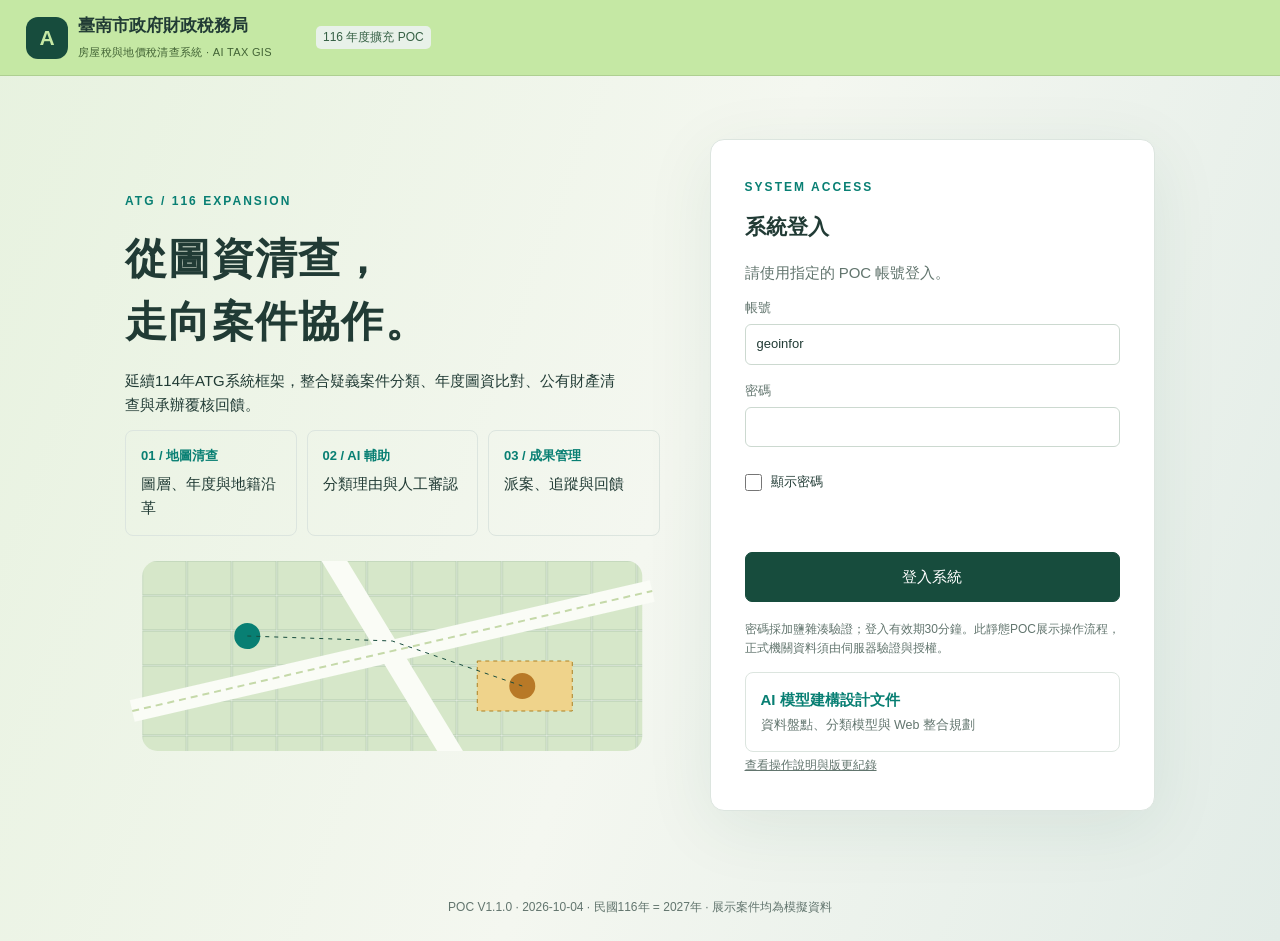
<file: index.html>
<!doctype html><html lang="zh-Hant"><head><meta charset="utf-8"><meta name="viewport" content="width=device-width,initial-scale=1"><meta name="referrer" content="no-referrer"><title>116 ATG 系統登入 · V1.1.0</title><link rel="stylesheet" href="styles.css"><script src="auth.js" defer></script><script src="login.js" defer></script></head><body class="loginbody"><header class="topbar"><div class="brand"><div class="brandmark">A</div><div><strong>臺南市政府財政稅務局</strong><small>房屋稅與地價稅清查系統 · AI TAX GIS</small></div></div><span class="badge">116 年度擴充 POC</span></header><main class="loginlayout"><section class="loginintro"><div class="eyebrow">ATG / 116 EXPANSION</div><h1>從圖資清查，<br>走向案件協作。</h1><p>延續114年ATG系統框架，整合疑義案件分類、年度圖資比對、公有財產清查與承辦覆核回饋。</p><div class="steps"><div class="step"><b>01 / 地圖清查</b>圖層、年度與地籍沿革</div><div class="step"><b>02 / AI 輔助</b>分類理由與人工審認</div><div class="step"><b>03 / 成果管理</b>派案、追蹤與回饋</div></div><svg class="loginart" viewBox="0 0 500 190" aria-label="清查圖資示意"><defs><pattern id="grid" width="45" height="35" patternUnits="userSpaceOnUse"><rect width="44" height="34" fill="#d6e7c9" stroke="#b4ccb1"/></pattern></defs><rect width="500" height="190" rx="15" fill="url(#grid)"/><path d="M-10 150L510 30M180-20L320 210" stroke="#fafcf6" stroke-width="22"/><path d="M-10 150L510 30" stroke="#c5d9a9" stroke-width="2" stroke-dasharray="7 5"/><rect x="335" y="100" width="95" height="50" fill="#efd38b" stroke="#ad8023" stroke-dasharray="4"/><circle cx="105" cy="75" r="13" fill="#087f73"/><circle cx="380" cy="125" r="13" fill="#b87927"/><path d="M105 75L250 80L380 125" stroke="#174c3d" fill="none" stroke-dasharray="4 5"/></svg></section><section class="loginpanel"><span class="eyebrow">SYSTEM ACCESS</span><h2 style="margin-top:12px">系統登入</h2><p class="muted">請使用指定的 POC 帳號登入。</p><form id="loginForm"><label>帳號<input id="username" name="username" autocomplete="username" value="geoinfor" required></label><label>密碼<input id="password" name="password" type="password" autocomplete="current-password" required maxlength="128"></label><label class="layercheck"><input id="showPassword" type="checkbox">顯示密碼</label><div id="loginError" class="error" role="alert" aria-live="polite"></div><button class="primary" type="submit" id="loginBtn">登入系統</button></form><p class="help" style="margin-top:18px">密碼採加鹽雜湊驗證；登入有效期30分鐘。此靜態POC展示操作流程，正式機關資料須由伺服器驗證與授權。</p><a class="doclink" href="AI模型建構設計.html"><strong>AI 模型建構設計文件</strong><small>資料盤點、分類模型與 Web 整合規劃</small></a><a href="版本與交付說明.html" class="help">查看操作說明與版更紀錄</a></section></main><footer class="loginfooter">POC V1.1.0 · 2026-10-04 · 民國116年 = 2027年 · 展示案件均為模擬資料</footer></body></html>
</file>
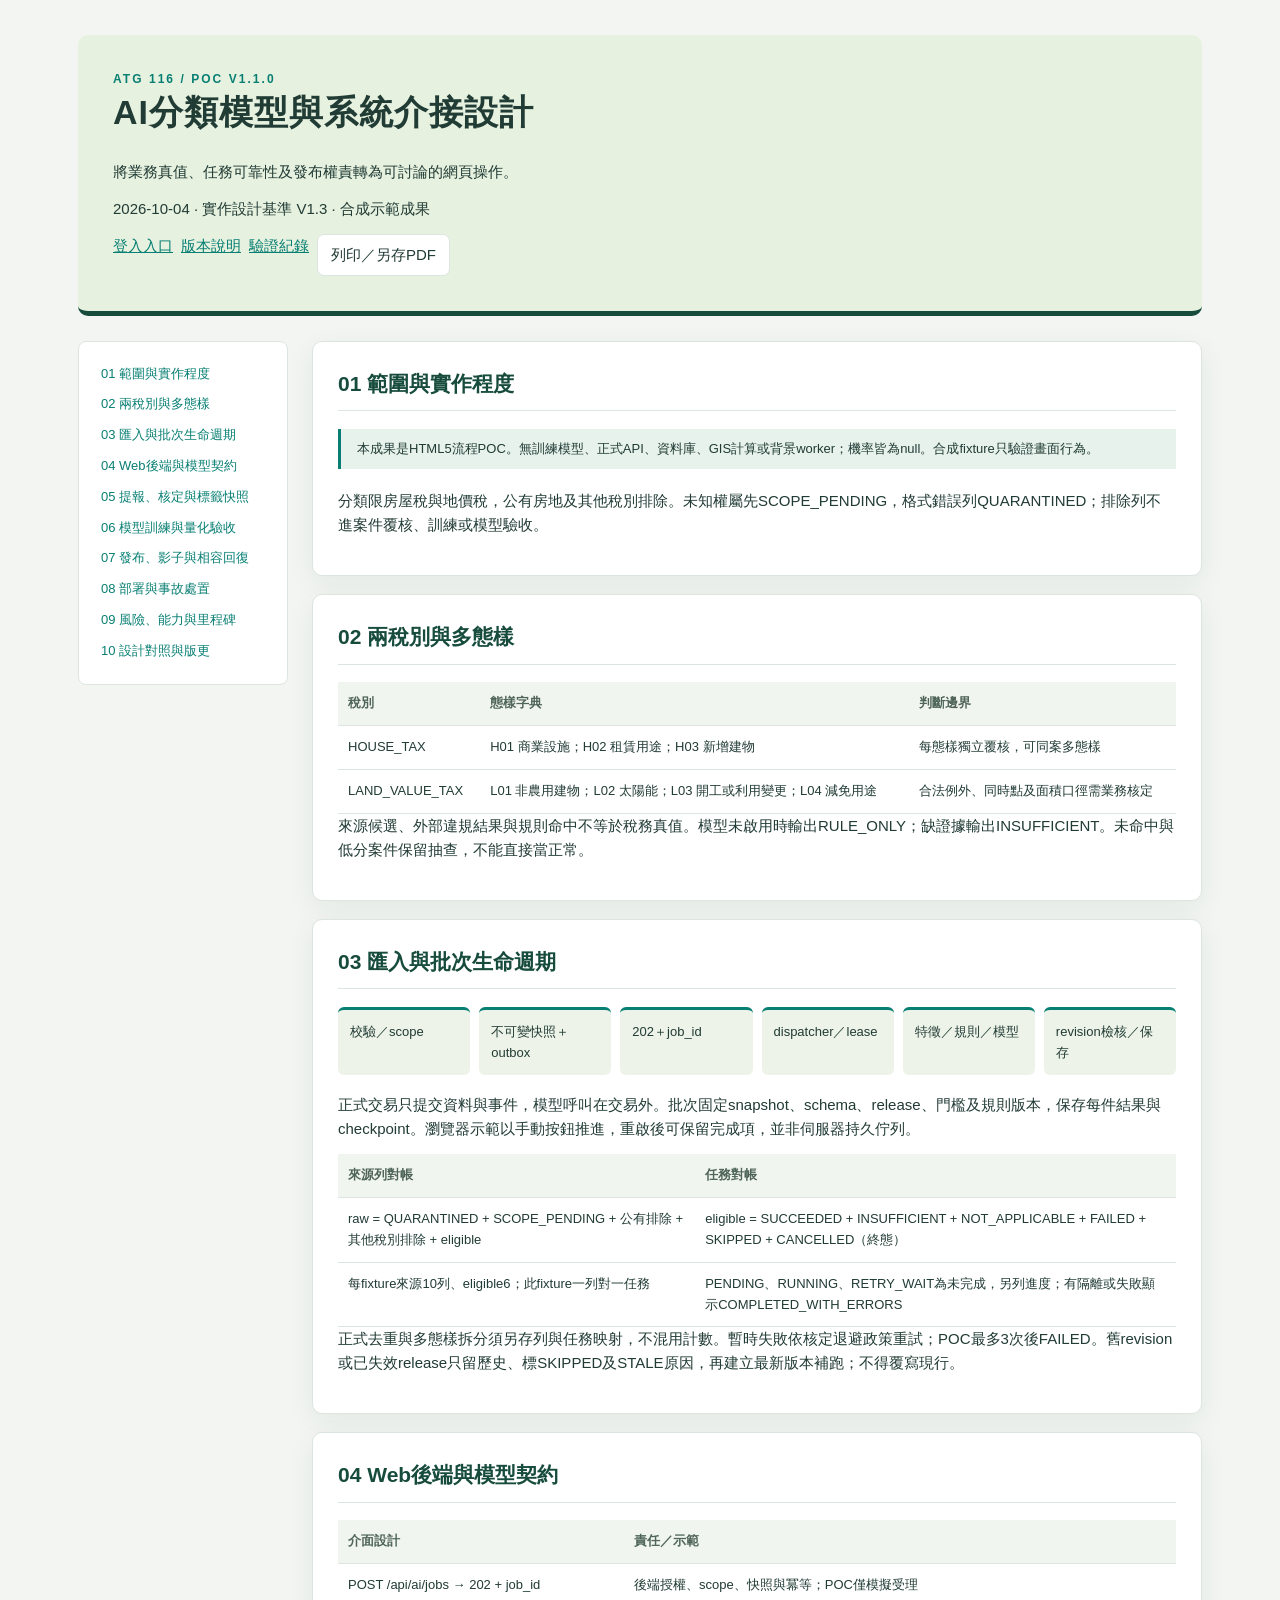
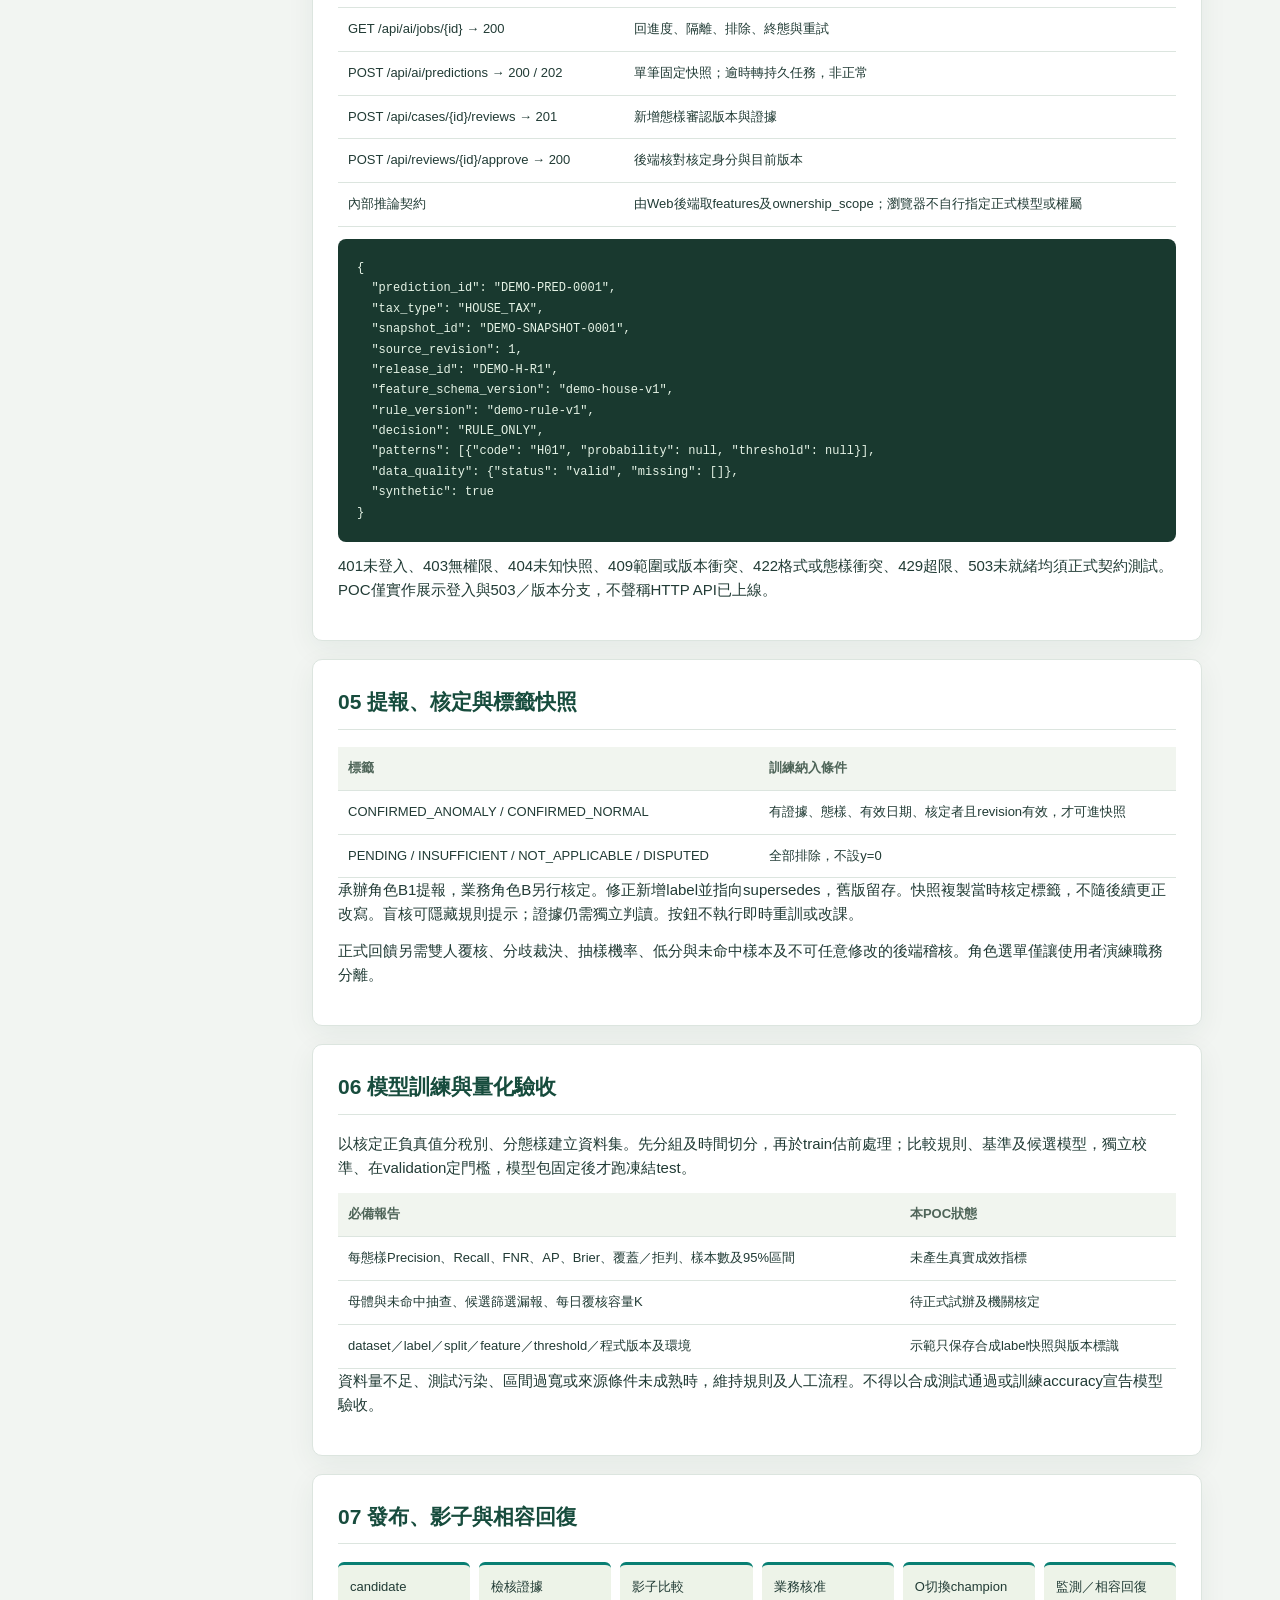
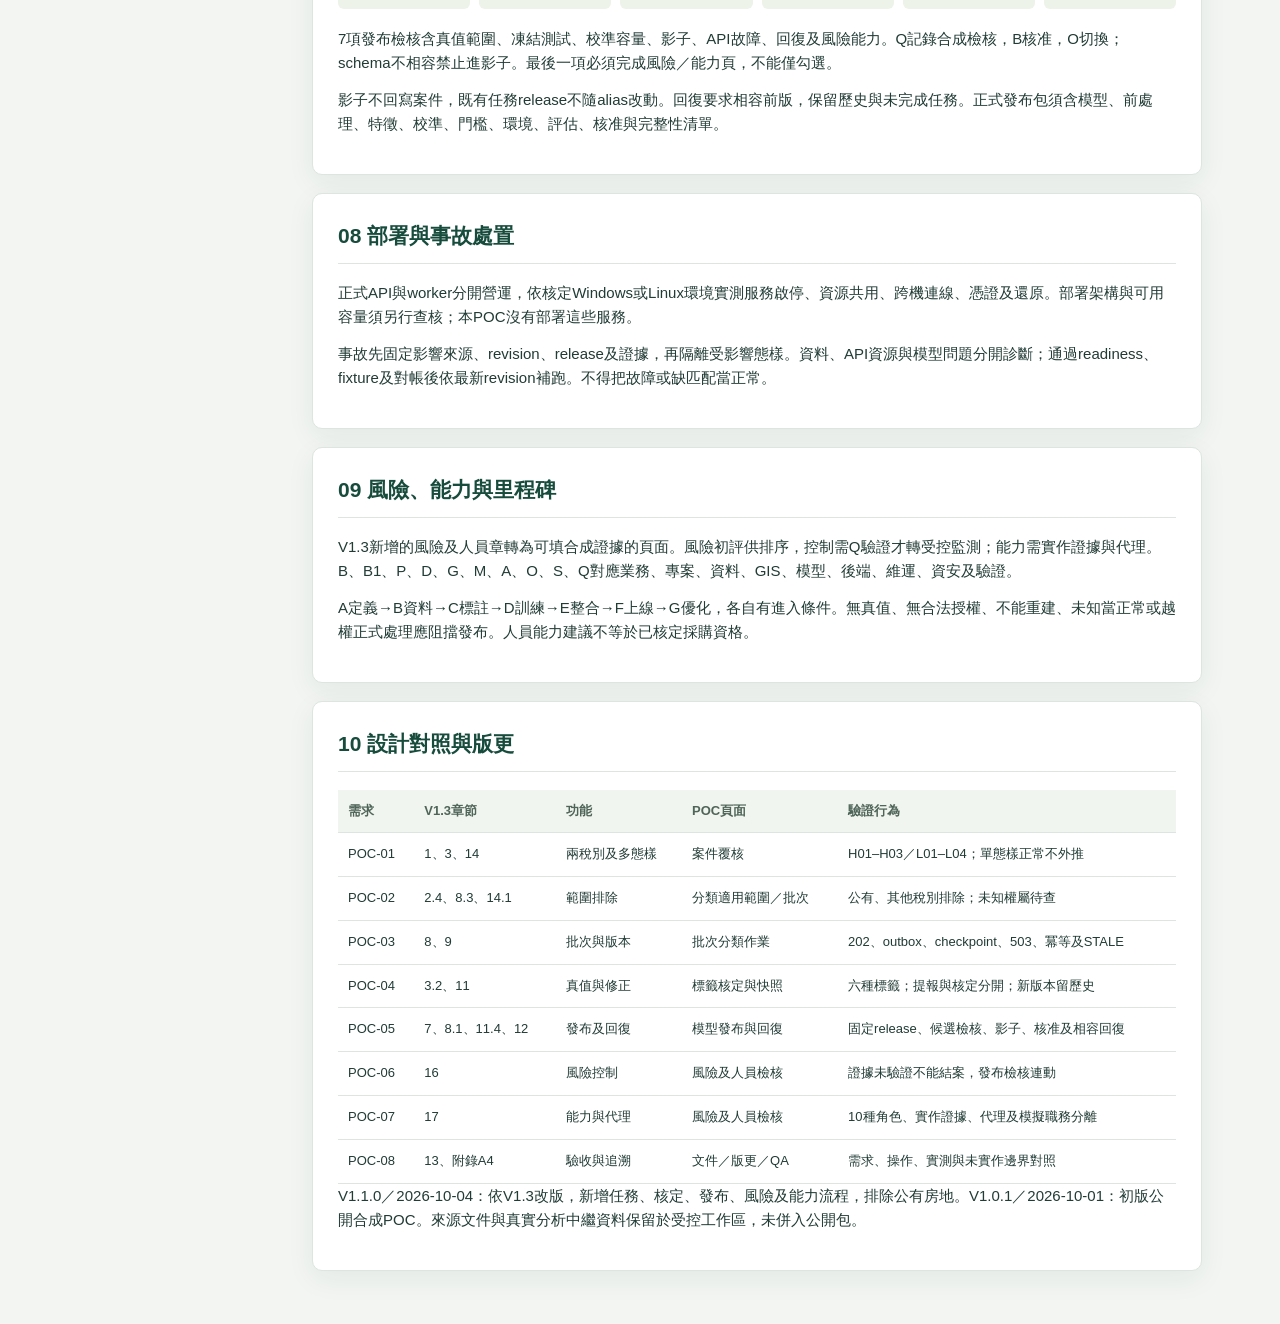
<file: AI模型建構設計.html>
<!doctype html><html lang="zh-Hant"><head><meta charset="utf-8"><meta name="viewport" content="width=device-width,initial-scale=1"><meta name="referrer" content="no-referrer"><title>AI分類模型與系統介接設計 · V1.1.0</title><link rel="stylesheet" href="styles.css"></head><body><div class="doc"><header class="doccover"><div class="eyebrow">ATG 116 / POC V1.1.0</div><h1>AI分類模型與系統介接設計</h1><p>將業務真值、任務可靠性及發布權責轉為可討論的網頁操作。</p><p>2026-10-04 · 實作設計基準 V1.3 · 合成示範成果</p><div class="actions"><a href="index.html">登入入口</a><a href="版本與交付說明.html">版本說明</a><a href="驗證紀錄.html">驗證紀錄</a><button onclick="window.print()">列印／另存PDF</button></div></header><div class="doclayout"><nav class="docnav"><a href="#boundary">01 範圍與實作程度</a><a href="#patterns">02 兩稅別與多態樣</a><a href="#jobs">03 匯入與批次生命週期</a><a href="#api">04 Web後端與模型契約</a><a href="#labels">05 提報、核定與標籤快照</a><a href="#evaluation">06 模型訓練與量化驗收</a><a href="#release">07 發布、影子與相容回復</a><a href="#operations">08 部署與事故處置</a><a href="#risk">09 風險、能力與里程碑</a><a href="#trace">10 設計對照與版更</a></nav><article class="docsection"><section class="panel" id="boundary"><h2>01 範圍與實作程度</h2><div class="notice">本成果是HTML5流程POC。無訓練模型、正式API、資料庫、GIS計算或背景worker；機率皆為null。合成fixture只驗證畫面行為。</div><p>分類限房屋稅與地價稅，公有房地及其他稅別排除。未知權屬先SCOPE_PENDING，格式錯誤列QUARANTINED；排除列不進案件覆核、訓練或模型驗收。</p></section><section class="panel" id="patterns"><h2>02 兩稅別與多態樣</h2><div class="tablewrap"><table><thead><tr><th>稅別</th><th>態樣字典</th><th>判斷邊界</th></tr></thead><tbody><tr><td>HOUSE_TAX</td><td>H01 商業設施；H02 租賃用途；H03 新增建物</td><td>每態樣獨立覆核，可同案多態樣</td></tr><tr><td>LAND_VALUE_TAX</td><td>L01 非農用建物；L02 太陽能；L03 開工或利用變更；L04 減免用途</td><td>合法例外、同時點及面積口徑需業務核定</td></tr></tbody></table></div><p>來源候選、外部違規結果與規則命中不等於稅務真值。模型未啟用時輸出RULE_ONLY；缺證據輸出INSUFFICIENT。未命中與低分案件保留抽查，不能直接當正常。</p></section><section class="panel" id="jobs"><h2>03 匯入與批次生命週期</h2><div class="flow"><span>校驗／scope</span><span>不可變快照＋outbox</span><span>202＋job_id</span><span>dispatcher／lease</span><span>特徵／規則／模型</span><span>revision檢核／保存</span></div><p style="margin-top:18px">正式交易只提交資料與事件，模型呼叫在交易外。批次固定snapshot、schema、release、門檻及規則版本，保存每件結果與checkpoint。瀏覽器示範以手動按鈕推進，重啟後可保留完成項，並非伺服器持久佇列。</p><div class="tablewrap"><table><thead><tr><th>來源列對帳</th><th>任務對帳</th></tr></thead><tbody><tr><td>raw = QUARANTINED + SCOPE_PENDING + 公有排除 + 其他稅別排除 + eligible</td><td>eligible = SUCCEEDED + INSUFFICIENT + NOT_APPLICABLE + FAILED + SKIPPED + CANCELLED（終態）</td></tr><tr><td>每fixture來源10列、eligible6；此fixture一列對一任務</td><td>PENDING、RUNNING、RETRY_WAIT為未完成，另列進度；有隔離或失敗顯示COMPLETED_WITH_ERRORS</td></tr></tbody></table></div><p>正式去重與多態樣拆分須另存列與任務映射，不混用計數。暫時失敗依核定退避政策重試；POC最多3次後FAILED。舊revision或已失效release只留歷史、標SKIPPED及STALE原因，再建立最新版本補跑；不得覆寫現行。</p></section><section class="panel" id="api"><h2>04 Web後端與模型契約</h2><div class="tablewrap"><table><thead><tr><th>介面設計</th><th>責任／示範</th></tr></thead><tbody><tr><td>POST /api/ai/jobs → 202 + job_id</td><td>後端授權、scope、快照與冪等；POC僅模擬受理</td></tr><tr><td>GET /api/ai/jobs/{id} → 200</td><td>回進度、隔離、排除、終態與重試</td></tr><tr><td>POST /api/ai/predictions → 200 / 202</td><td>單筆固定快照；逾時轉持久任務，非正常</td></tr><tr><td>POST /api/cases/{id}/reviews → 201</td><td>新增態樣審認版本與證據</td></tr><tr><td>POST /api/reviews/{id}/approve → 200</td><td>後端核對核定身分與目前版本</td></tr><tr><td>內部推論契約</td><td>由Web後端取features及ownership_scope；瀏覽器不自行指定正式模型或權屬</td></tr></tbody></table></div><pre>{
  "prediction_id": "DEMO-PRED-0001",
  "tax_type": "HOUSE_TAX",
  "snapshot_id": "DEMO-SNAPSHOT-0001",
  "source_revision": 1,
  "release_id": "DEMO-H-R1",
  "feature_schema_version": "demo-house-v1",
  "rule_version": "demo-rule-v1",
  "decision": "RULE_ONLY",
  "patterns": [{"code": "H01", "probability": null, "threshold": null}],
  "data_quality": {"status": "valid", "missing": []},
  "synthetic": true
}</pre><p>401未登入、403無權限、404未知快照、409範圍或版本衝突、422格式或態樣衝突、429超限、503未就緒均須正式契約測試。POC僅實作展示登入與503／版本分支，不聲稱HTTP API已上線。</p></section><section class="panel" id="labels"><h2>05 提報、核定與標籤快照</h2><div class="tablewrap"><table><thead><tr><th>標籤</th><th>訓練納入條件</th></tr></thead><tbody><tr><td>CONFIRMED_ANOMALY / CONFIRMED_NORMAL</td><td>有證據、態樣、有效日期、核定者且revision有效，才可進快照</td></tr><tr><td>PENDING / INSUFFICIENT / NOT_APPLICABLE / DISPUTED</td><td>全部排除，不設y=0</td></tr></tbody></table></div><p>承辦角色B1提報，業務角色B另行核定。修正新增label並指向supersedes，舊版留存。快照複製當時核定標籤，不隨後續更正改寫。盲核可隱藏規則提示；證據仍需獨立判讀。按鈕不執行即時重訓或改課。</p><p>正式回饋另需雙人覆核、分歧裁決、抽樣機率、低分與未命中樣本及不可任意修改的後端稽核。角色選單僅讓使用者演練職務分離。</p></section><section class="panel" id="evaluation"><h2>06 模型訓練與量化驗收</h2><p>以核定正負真值分稅別、分態樣建立資料集。先分組及時間切分，再於train估前處理；比較規則、基準及候選模型，獨立校準、在validation定門檻，模型包固定後才跑凍結test。</p><div class="tablewrap"><table><thead><tr><th>必備報告</th><th>本POC狀態</th></tr></thead><tbody><tr><td>每態樣Precision、Recall、FNR、AP、Brier、覆蓋／拒判、樣本數及95%區間</td><td>未產生真實成效指標</td></tr><tr><td>母體與未命中抽查、候選篩選漏報、每日覆核容量K</td><td>待正式試辦及機關核定</td></tr><tr><td>dataset／label／split／feature／threshold／程式版本及環境</td><td>示範只保存合成label快照與版本標識</td></tr></tbody></table></div><p>資料量不足、測試污染、區間過寬或來源條件未成熟時，維持規則及人工流程。不得以合成測試通過或訓練accuracy宣告模型驗收。</p></section><section class="panel" id="release"><h2>07 發布、影子與相容回復</h2><div class="flow"><span>candidate</span><span>檢核證據</span><span>影子比較</span><span>業務核准</span><span>O切換champion</span><span>監測／相容回復</span></div><p style="margin-top:18px">7項發布檢核含真值範圍、凍結測試、校準容量、影子、API故障、回復及風險能力。Q記錄合成檢核，B核准，O切換；schema不相容禁止進影子。最後一項必須完成風險／能力頁，不能僅勾選。</p><p>影子不回寫案件，既有任務release不隨alias改動。回復要求相容前版，保留歷史與未完成任務。正式發布包須含模型、前處理、特徵、校準、門檻、環境、評估、核准與完整性清單。</p></section><section class="panel" id="operations"><h2>08 部署與事故處置</h2><p>正式API與worker分開營運，依核定Windows或Linux環境實測服務啟停、資源共用、跨機連線、憑證及還原。部署架構與可用容量須另行查核；本POC沒有部署這些服務。</p><p>事故先固定影響來源、revision、release及證據，再隔離受影響態樣。資料、API資源與模型問題分開診斷；通過readiness、fixture及對帳後依最新revision補跑。不得把故障或缺匹配當正常。</p></section><section class="panel" id="risk"><h2>09 風險、能力與里程碑</h2><p>V1.3新增的風險及人員章轉為可填合成證據的頁面。風險初評供排序，控制需Q驗證才轉受控監測；能力需實作證據與代理。B、B1、P、D、G、M、A、O、S、Q對應業務、專案、資料、GIS、模型、後端、維運、資安及驗證。</p><p>A定義→B資料→C標註→D訓練→E整合→F上線→G優化，各自有進入條件。無真值、無合法授權、不能重建、未知當正常或越權正式處理應阻擋發布。人員能力建議不等於已核定採購資格。</p></section><section class="panel" id="trace"><h2>10 設計對照與版更</h2><div class="tablewrap"><table><thead><tr><th>需求</th><th>V1.3章節</th><th>功能</th><th>POC頁面</th><th>驗證行為</th></tr></thead><tbody><tr><td>POC-01</td><td>1、3、14</td><td>兩稅別及多態樣</td><td>案件覆核</td><td>H01–H03／L01–L04；單態樣正常不外推</td></tr><tr><td>POC-02</td><td>2.4、8.3、14.1</td><td>範圍排除</td><td>分類適用範圍／批次</td><td>公有、其他稅別排除；未知權屬待查</td></tr><tr><td>POC-03</td><td>8、9</td><td>批次與版本</td><td>批次分類作業</td><td>202、outbox、checkpoint、503、冪等及STALE</td></tr><tr><td>POC-04</td><td>3.2、11</td><td>真值與修正</td><td>標籤核定與快照</td><td>六種標籤；提報與核定分開；新版本留歷史</td></tr><tr><td>POC-05</td><td>7、8.1、11.4、12</td><td>發布及回復</td><td>模型發布與回復</td><td>固定release、候選檢核、影子、核准及相容回復</td></tr><tr><td>POC-06</td><td>16</td><td>風險控制</td><td>風險及人員檢核</td><td>證據未驗證不能結案，發布檢核連動</td></tr><tr><td>POC-07</td><td>17</td><td>能力與代理</td><td>風險及人員檢核</td><td>10種角色、實作證據、代理及模擬職務分離</td></tr><tr><td>POC-08</td><td>13、附錄A4</td><td>驗收與追溯</td><td>文件／版更／QA</td><td>需求、操作、實測與未實作邊界對照</td></tr></tbody></table></div><p>V1.1.0／2026-10-04：依V1.3改版，新增任務、核定、發布、風險及能力流程，排除公有房地。V1.0.1／2026-10-01：初版公開合成POC。來源文件與真實分析中繼資料保留於受控工作區，未併入公開包。</p></section></article></div></div></body></html>
</file>
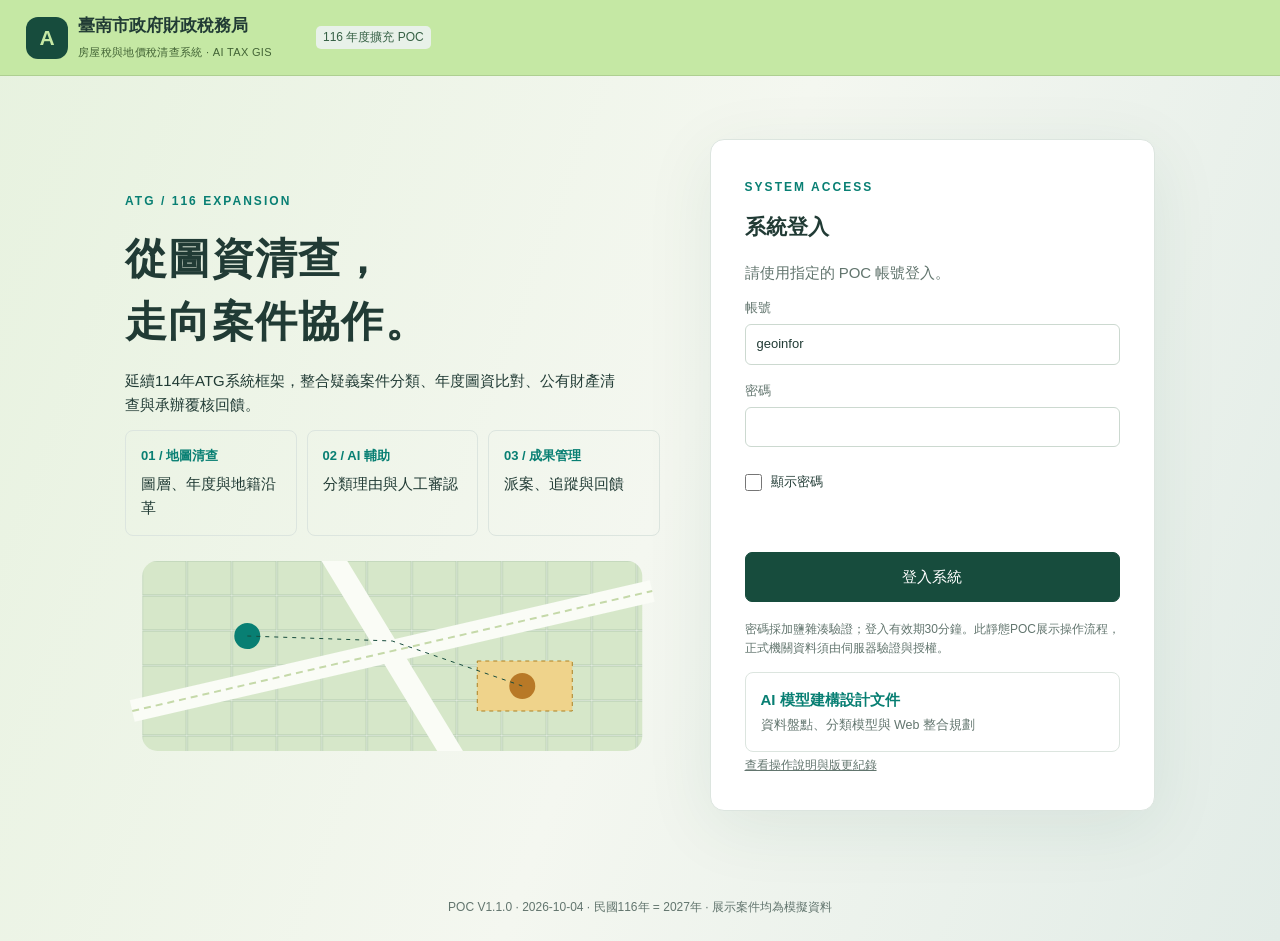
<file: app.html>
<!doctype html><html lang="zh-Hant"><head><meta charset="utf-8"><meta name="viewport" content="width=device-width,initial-scale=1"><meta name="referrer" content="no-referrer"><title>116 ATG 智慧清查工作台 · V1.1.0</title><link rel="stylesheet" href="styles.css"><script src="auth.js"></script><script>if(!ATGAuth.requireLogin())document.documentElement.hidden=true;</script><script src="data.js" defer></script><script src="lifecycle.js" defer></script><script src="app.js" defer></script></head><body><header class="topbar"><div class="brand"><div class="brandmark">A</div><div><strong>房屋稅與地價稅清查系統</strong><small>臺南市政府財政稅務局 · ATG 116</small></div></div><nav class="toplinks" aria-label="既有系統模組"><button data-page="map">地圖清查</button><button data-page="data">圖資檔案管理</button><button data-page="governance">後台管理</button></nav><div class="account"><span class="badge">POC V1.1.0</span><span class="username">geoinfor</span><button id="logout">登出</button></div></header><div class="shell"><nav class="sidebar" aria-label="工作台功能"><div class="eyebrow">清查作業</div><button data-page="dashboard">總覽與最新消息</button><button data-page="map">地圖清查</button><button data-page="cases">AI 疑義案件</button><button data-page="projects">專案派送與回饋</button><button data-page="jobs">批次分類作業</button><button data-page="labeling">標籤核定與快照</button><div class="eyebrow">資料與治理</div><button data-page="data">資料更新與品質</button><button data-page="assistant">智慧查詢助手</button><button data-page="release">模型發布與回復</button><button data-page="risks">風險及人員檢核</button><button data-page="property">分類適用範圍</button><button data-page="governance">操作稽核紀錄</button><button data-page="versions">文件與版本紀錄</button><footer>實作設計對照 V1.3<br>POC成果 V1.1.0<br><br>離線示範模式<br>不連線正式稅籍或AI服務</footer></nav><main id="workspace" tabindex="-1"></main></div><dialog id="caseDialog" aria-label="案件覆核"><button class="close" id="closeDialog" aria-label="關閉案件">✕</button><div id="caseDetail"></div></dialog><div id="toast" class="toast hidden" role="status" aria-live="polite"></div></body></html>
</file>
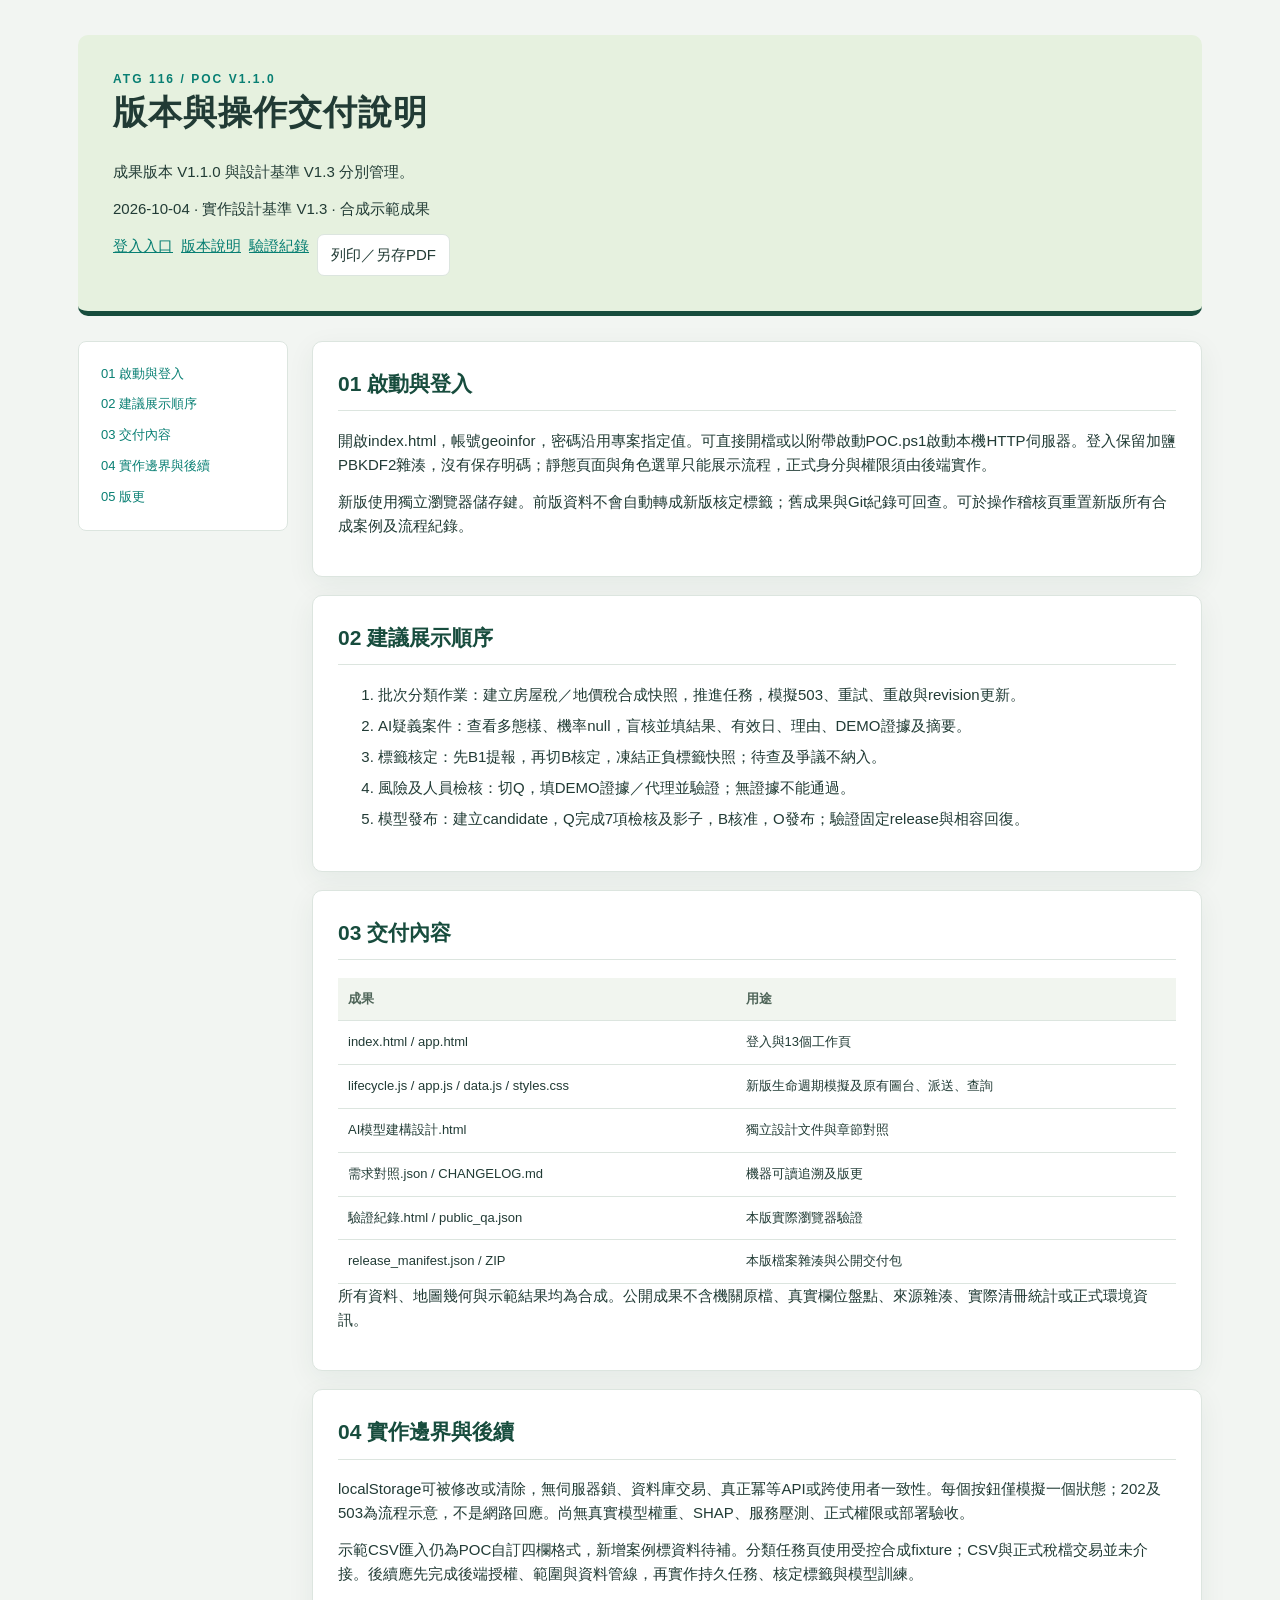
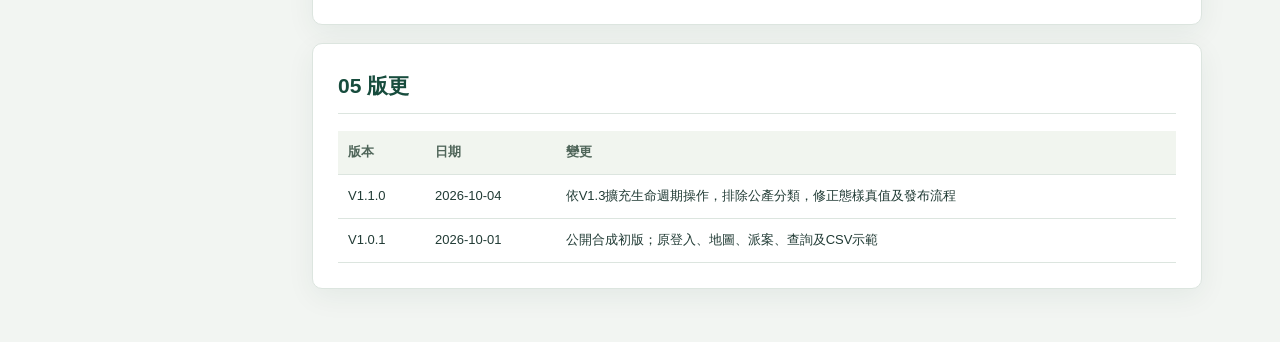
<file: 版本與交付說明.html>
<!doctype html><html lang="zh-Hant"><head><meta charset="utf-8"><meta name="viewport" content="width=device-width,initial-scale=1"><meta name="referrer" content="no-referrer"><title>版本與操作交付說明 · V1.1.0</title><link rel="stylesheet" href="styles.css"></head><body><div class="doc"><header class="doccover"><div class="eyebrow">ATG 116 / POC V1.1.0</div><h1>版本與操作交付說明</h1><p>成果版本 V1.1.0 與設計基準 V1.3 分別管理。</p><p>2026-10-04 · 實作設計基準 V1.3 · 合成示範成果</p><div class="actions"><a href="index.html">登入入口</a><a href="版本與交付說明.html">版本說明</a><a href="驗證紀錄.html">驗證紀錄</a><button onclick="window.print()">列印／另存PDF</button></div></header><div class="doclayout"><nav class="docnav"><a href="#start">01 啟動與登入</a><a href="#walk">02 建議展示順序</a><a href="#files">03 交付內容</a><a href="#limits">04 實作邊界與後續</a><a href="#changes">05 版更</a></nav><article class="docsection"><section class="panel" id="start"><h2>01 啟動與登入</h2><p>開啟index.html，帳號geoinfor，密碼沿用專案指定值。可直接開檔或以附帶啟動POC.ps1啟動本機HTTP伺服器。登入保留加鹽PBKDF2雜湊，沒有保存明碼；靜態頁面與角色選單只能展示流程，正式身分與權限須由後端實作。</p><p>新版使用獨立瀏覽器儲存鍵。前版資料不會自動轉成新版核定標籤；舊成果與Git紀錄可回查。可於操作稽核頁重置新版所有合成案例及流程紀錄。</p></section><section class="panel" id="walk"><h2>02 建議展示順序</h2><ol><li>批次分類作業：建立房屋稅／地價稅合成快照，推進任務，模擬503、重試、重啟與revision更新。</li><li>AI疑義案件：查看多態樣、機率null，盲核並填結果、有效日、理由、DEMO證據及摘要。</li><li>標籤核定：先B1提報，再切B核定，凍結正負標籤快照；待查及爭議不納入。</li><li>風險及人員檢核：切Q，填DEMO證據／代理並驗證；無證據不能通過。</li><li>模型發布：建立candidate，Q完成7項檢核及影子，B核准，O發布；驗證固定release與相容回復。</li></ol></section><section class="panel" id="files"><h2>03 交付內容</h2><div class="tablewrap"><table><thead><tr><th>成果</th><th>用途</th></tr></thead><tbody><tr><td>index.html / app.html</td><td>登入與13個工作頁</td></tr><tr><td>lifecycle.js / app.js / data.js / styles.css</td><td>新版生命週期模擬及原有圖台、派送、查詢</td></tr><tr><td>AI模型建構設計.html</td><td>獨立設計文件與章節對照</td></tr><tr><td>需求對照.json / CHANGELOG.md</td><td>機器可讀追溯及版更</td></tr><tr><td>驗證紀錄.html / public_qa.json</td><td>本版實際瀏覽器驗證</td></tr><tr><td>release_manifest.json / ZIP</td><td>本版檔案雜湊與公開交付包</td></tr></tbody></table></div><p>所有資料、地圖幾何與示範結果均為合成。公開成果不含機關原檔、真實欄位盤點、來源雜湊、實際清冊統計或正式環境資訊。</p></section><section class="panel" id="limits"><h2>04 實作邊界與後續</h2><p>localStorage可被修改或清除，無伺服器鎖、資料庫交易、真正冪等API或跨使用者一致性。每個按鈕僅模擬一個狀態；202及503為流程示意，不是網路回應。尚無真實模型權重、SHAP、服務壓測、正式權限或部署驗收。</p><p>示範CSV匯入仍為POC自訂四欄格式，新增案例標資料待補。分類任務頁使用受控合成fixture；CSV與正式稅檔交易並未介接。後續應先完成後端授權、範圍與資料管線，再實作持久任務、核定標籤與模型訓練。</p></section><section class="panel" id="changes"><h2>05 版更</h2><div class="tablewrap"><table><thead><tr><th>版本</th><th>日期</th><th>變更</th></tr></thead><tbody><tr><td>V1.1.0</td><td>2026-10-04</td><td>依V1.3擴充生命週期操作，排除公產分類，修正態樣真值及發布流程</td></tr><tr><td>V1.0.1</td><td>2026-10-01</td><td>公開合成初版；原登入、地圖、派案、查詢及CSV示範</td></tr></tbody></table></div></section></article></div></div></body></html>
</file>
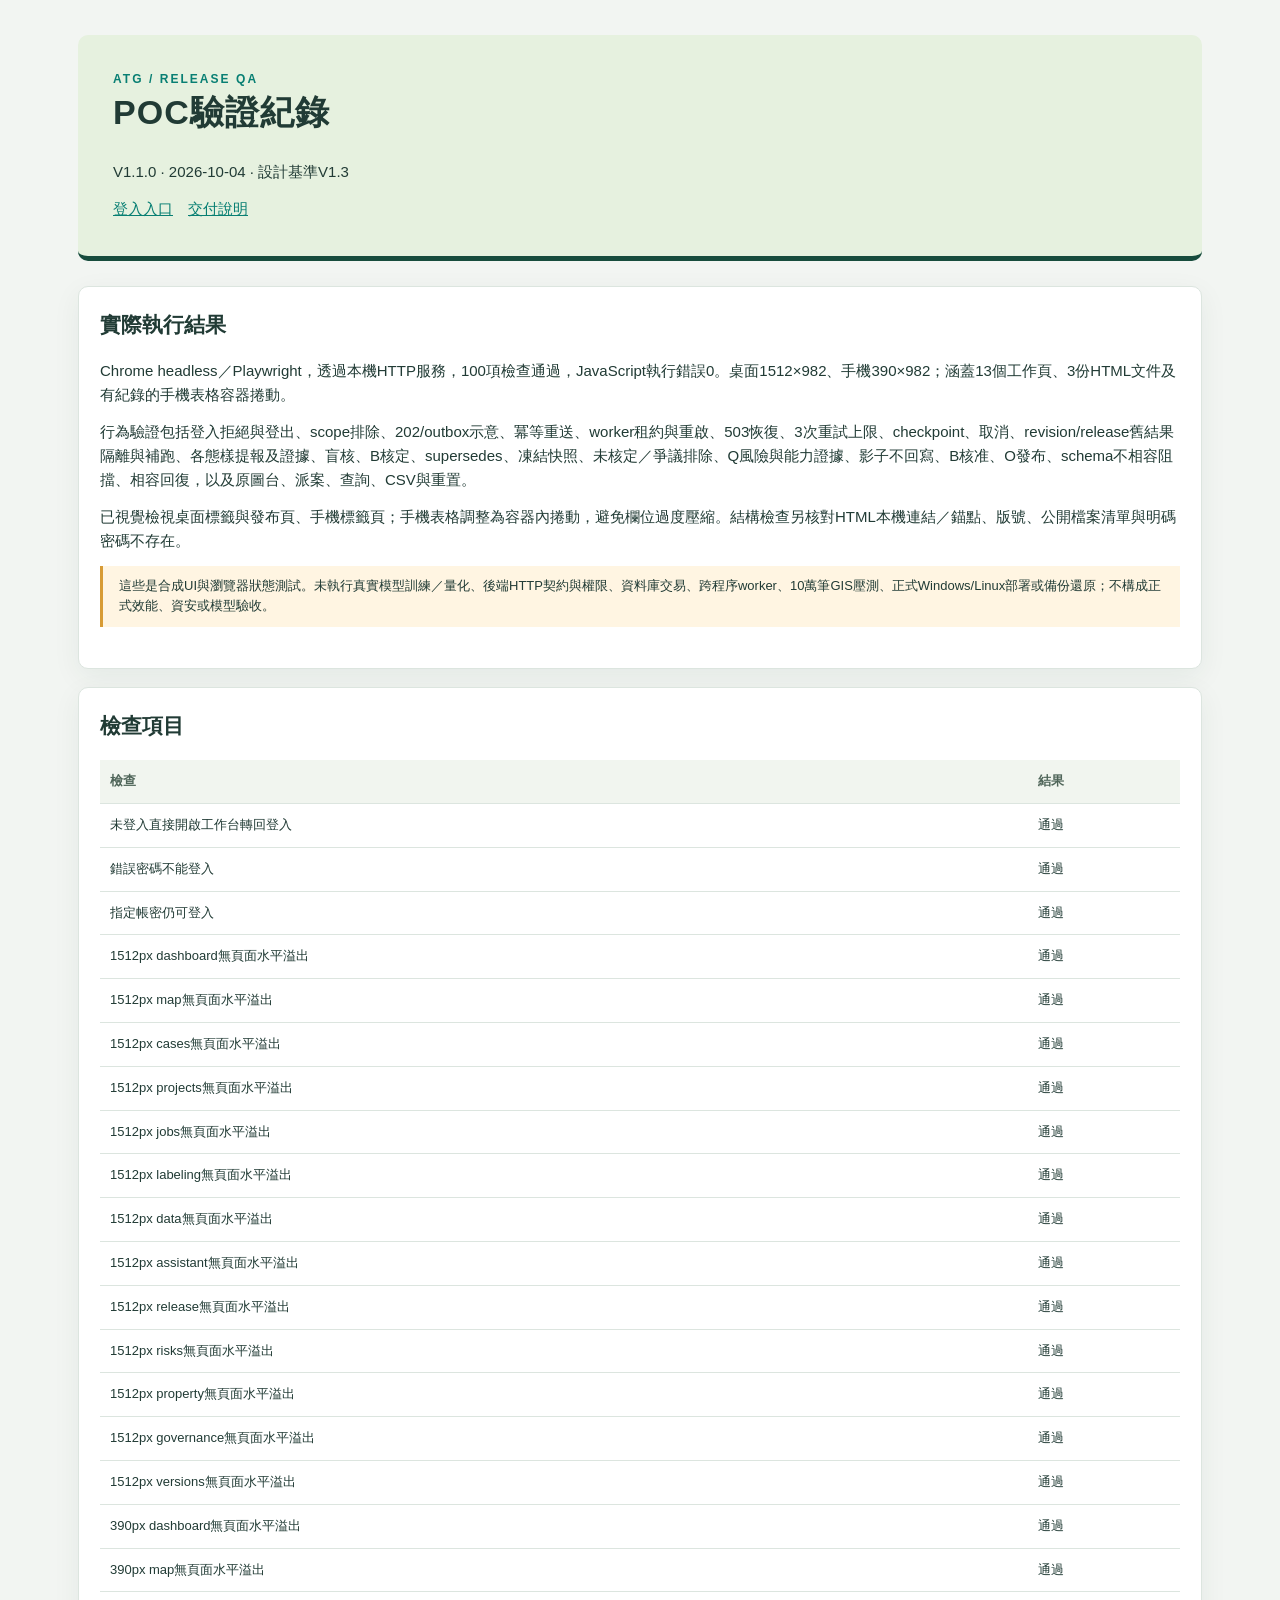
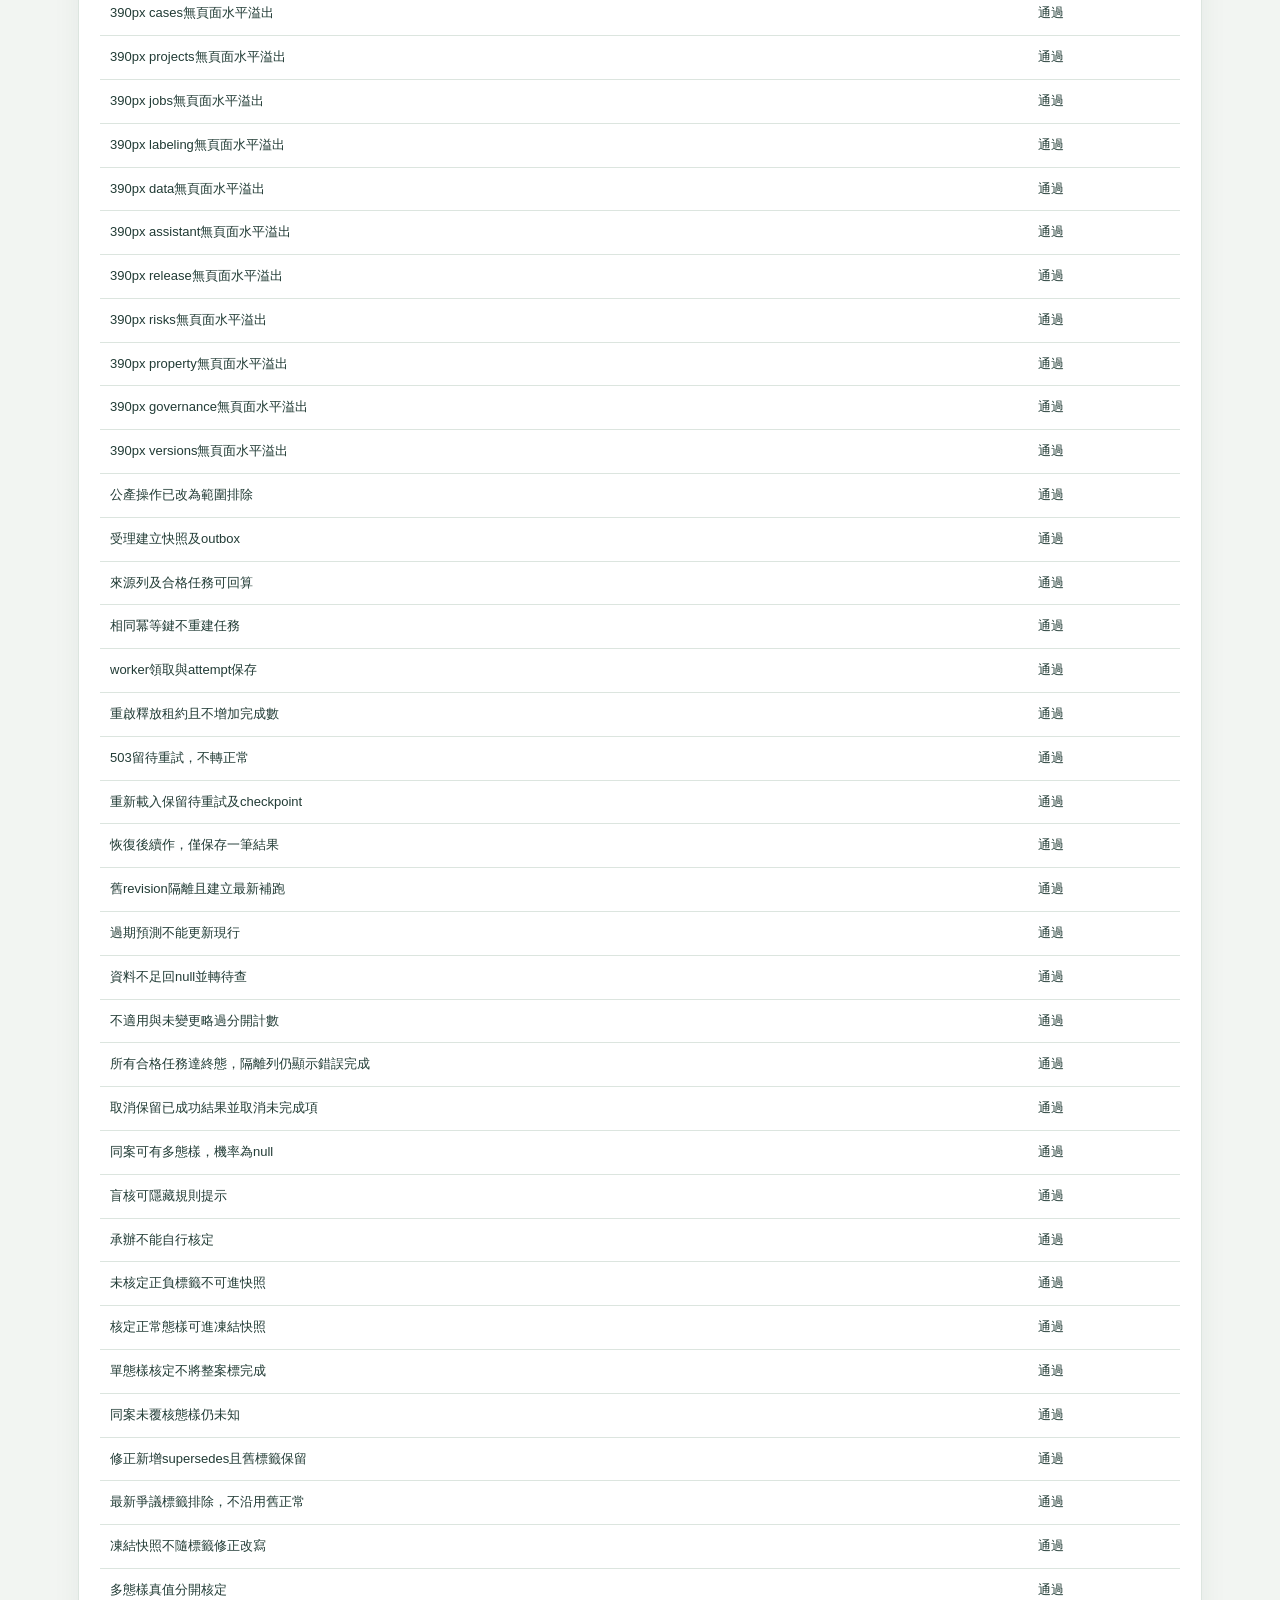
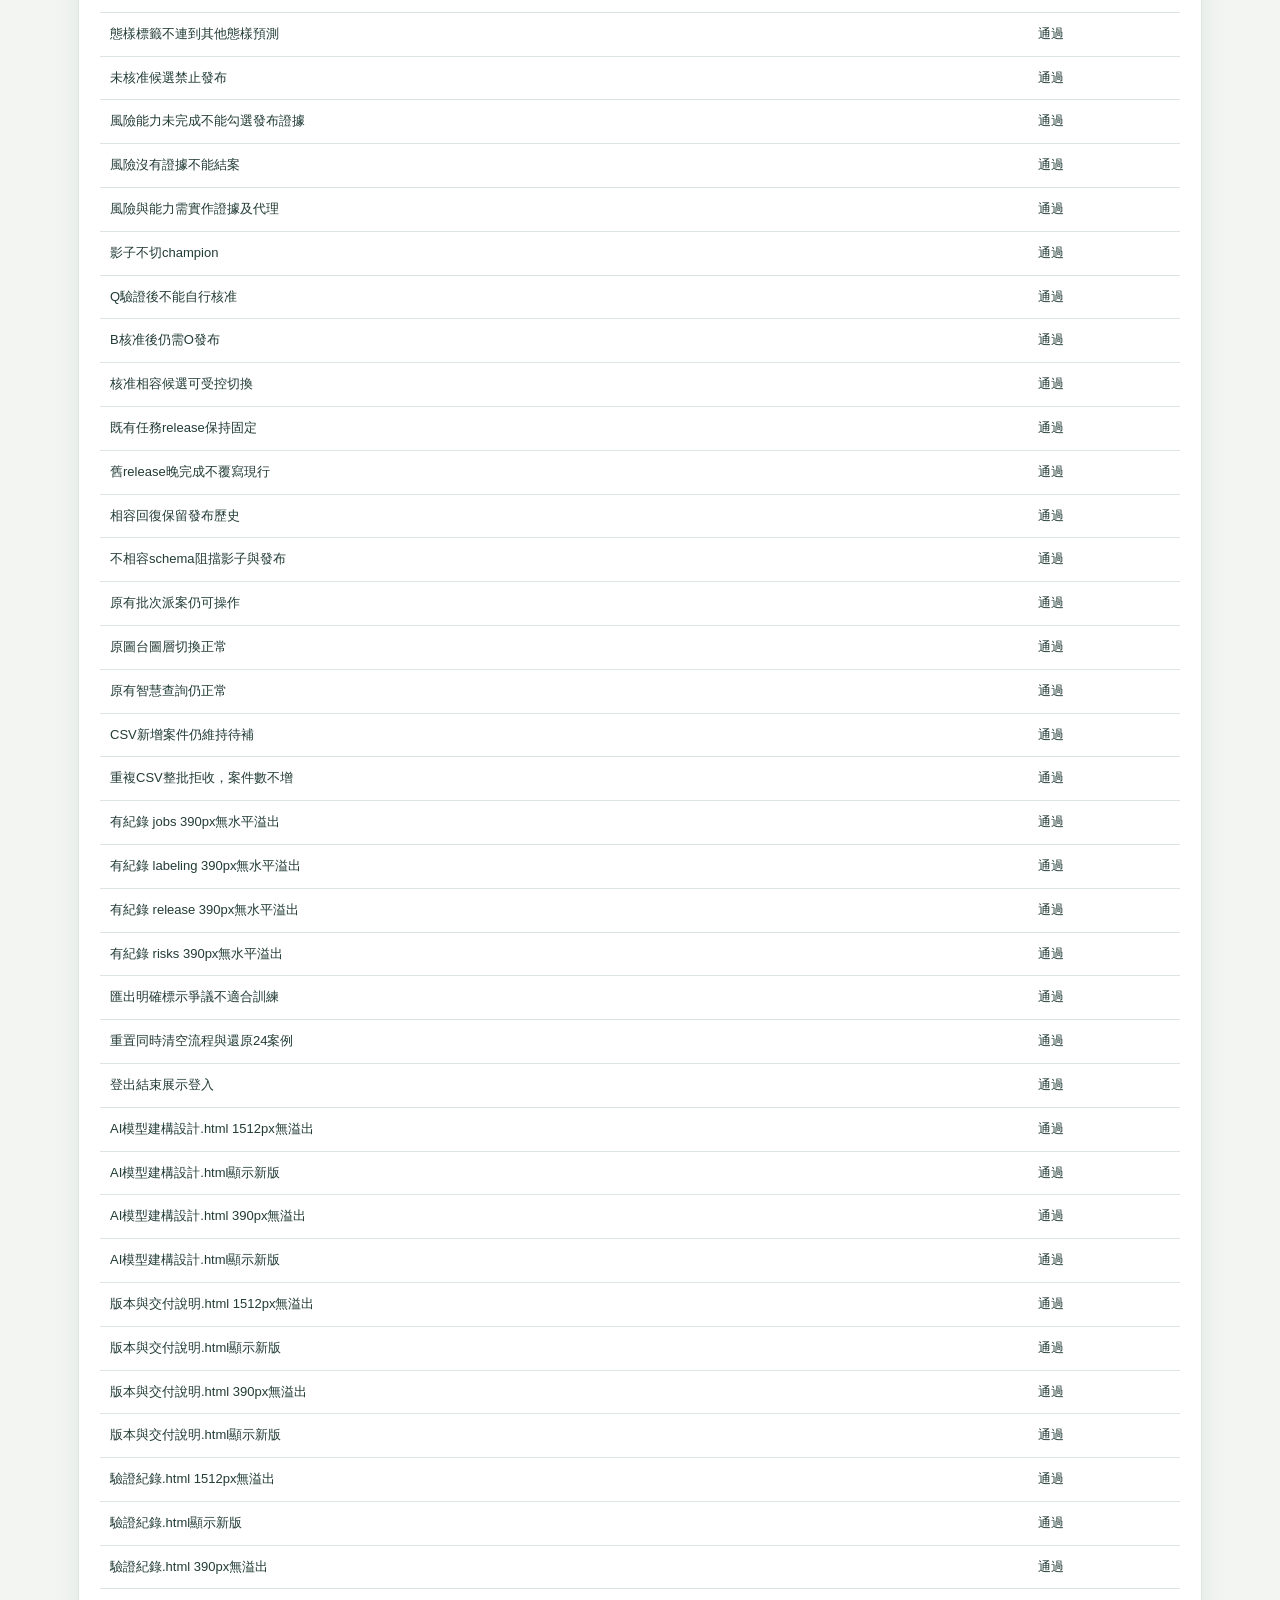
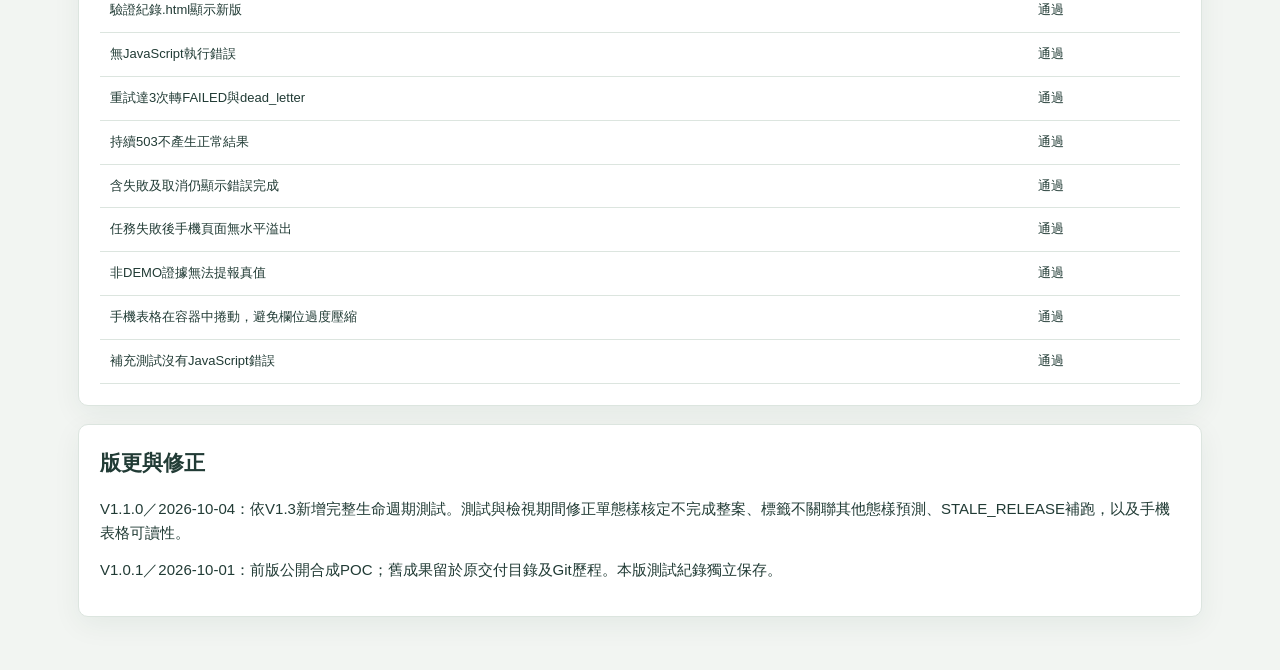
<file: 驗證紀錄.html>
<!doctype html><html lang="zh-Hant"><head><meta charset="utf-8"><meta name="viewport" content="width=device-width,initial-scale=1"><title>POC驗證紀錄 · V1.1.0</title><link rel="stylesheet" href="styles.css"></head><body><main class="doc"><header class="doccover"><div class="eyebrow">ATG / RELEASE QA</div><h1>POC驗證紀錄</h1><p>V1.1.0 · 2026-10-04 · 設計基準V1.3</p><a href="index.html">登入入口</a>　<a href="版本與交付說明.html">交付說明</a></header><section class="panel"><h2>實際執行結果</h2><p>Chrome headless／Playwright，透過本機HTTP服務，100項檢查通過，JavaScript執行錯誤0。桌面1512×982、手機390×982；涵蓋13個工作頁、3份HTML文件及有紀錄的手機表格容器捲動。</p><p>行為驗證包括登入拒絕與登出、scope排除、202/outbox示意、冪等重送、worker租約與重啟、503恢復、3次重試上限、checkpoint、取消、revision/release舊結果隔離與補跑、各態樣提報及證據、盲核、B核定、supersedes、凍結快照、未核定／爭議排除、Q風險與能力證據、影子不回寫、B核准、O發布、schema不相容阻擋、相容回復，以及原圖台、派案、查詢、CSV與重置。</p><p>已視覺檢視桌面標籤與發布頁、手機標籤頁；手機表格調整為容器內捲動，避免欄位過度壓縮。結構檢查另核對HTML本機連結／錨點、版號、公開檔案清單與明碼密碼不存在。</p><div class="notice warning">這些是合成UI與瀏覽器狀態測試。未執行真實模型訓練／量化、後端HTTP契約與權限、資料庫交易、跨程序worker、10萬筆GIS壓測、正式Windows/Linux部署或備份還原；不構成正式效能、資安或模型驗收。</div></section><section class="panel"><h2>檢查項目</h2><div class="tablewrap"><table><thead><tr><th>檢查</th><th>結果</th></tr></thead><tbody><tr><td>未登入直接開啟工作台轉回登入</td><td>通過</td></tr><tr><td>錯誤密碼不能登入</td><td>通過</td></tr><tr><td>指定帳密仍可登入</td><td>通過</td></tr><tr><td>1512px dashboard無頁面水平溢出</td><td>通過</td></tr><tr><td>1512px map無頁面水平溢出</td><td>通過</td></tr><tr><td>1512px cases無頁面水平溢出</td><td>通過</td></tr><tr><td>1512px projects無頁面水平溢出</td><td>通過</td></tr><tr><td>1512px jobs無頁面水平溢出</td><td>通過</td></tr><tr><td>1512px labeling無頁面水平溢出</td><td>通過</td></tr><tr><td>1512px data無頁面水平溢出</td><td>通過</td></tr><tr><td>1512px assistant無頁面水平溢出</td><td>通過</td></tr><tr><td>1512px release無頁面水平溢出</td><td>通過</td></tr><tr><td>1512px risks無頁面水平溢出</td><td>通過</td></tr><tr><td>1512px property無頁面水平溢出</td><td>通過</td></tr><tr><td>1512px governance無頁面水平溢出</td><td>通過</td></tr><tr><td>1512px versions無頁面水平溢出</td><td>通過</td></tr><tr><td>390px dashboard無頁面水平溢出</td><td>通過</td></tr><tr><td>390px map無頁面水平溢出</td><td>通過</td></tr><tr><td>390px cases無頁面水平溢出</td><td>通過</td></tr><tr><td>390px projects無頁面水平溢出</td><td>通過</td></tr><tr><td>390px jobs無頁面水平溢出</td><td>通過</td></tr><tr><td>390px labeling無頁面水平溢出</td><td>通過</td></tr><tr><td>390px data無頁面水平溢出</td><td>通過</td></tr><tr><td>390px assistant無頁面水平溢出</td><td>通過</td></tr><tr><td>390px release無頁面水平溢出</td><td>通過</td></tr><tr><td>390px risks無頁面水平溢出</td><td>通過</td></tr><tr><td>390px property無頁面水平溢出</td><td>通過</td></tr><tr><td>390px governance無頁面水平溢出</td><td>通過</td></tr><tr><td>390px versions無頁面水平溢出</td><td>通過</td></tr><tr><td>公產操作已改為範圍排除</td><td>通過</td></tr><tr><td>受理建立快照及outbox</td><td>通過</td></tr><tr><td>來源列及合格任務可回算</td><td>通過</td></tr><tr><td>相同冪等鍵不重建任務</td><td>通過</td></tr><tr><td>worker領取與attempt保存</td><td>通過</td></tr><tr><td>重啟釋放租約且不增加完成數</td><td>通過</td></tr><tr><td>503留待重試，不轉正常</td><td>通過</td></tr><tr><td>重新載入保留待重試及checkpoint</td><td>通過</td></tr><tr><td>恢復後續作，僅保存一筆結果</td><td>通過</td></tr><tr><td>舊revision隔離且建立最新補跑</td><td>通過</td></tr><tr><td>過期預測不能更新現行</td><td>通過</td></tr><tr><td>資料不足回null並轉待查</td><td>通過</td></tr><tr><td>不適用與未變更略過分開計數</td><td>通過</td></tr><tr><td>所有合格任務達終態，隔離列仍顯示錯誤完成</td><td>通過</td></tr><tr><td>取消保留已成功結果並取消未完成項</td><td>通過</td></tr><tr><td>同案可有多態樣，機率為null</td><td>通過</td></tr><tr><td>盲核可隱藏規則提示</td><td>通過</td></tr><tr><td>承辦不能自行核定</td><td>通過</td></tr><tr><td>未核定正負標籤不可進快照</td><td>通過</td></tr><tr><td>核定正常態樣可進凍結快照</td><td>通過</td></tr><tr><td>單態樣核定不將整案標完成</td><td>通過</td></tr><tr><td>同案未覆核態樣仍未知</td><td>通過</td></tr><tr><td>修正新增supersedes且舊標籤保留</td><td>通過</td></tr><tr><td>最新爭議標籤排除，不沿用舊正常</td><td>通過</td></tr><tr><td>凍結快照不隨標籤修正改寫</td><td>通過</td></tr><tr><td>多態樣真值分開核定</td><td>通過</td></tr><tr><td>態樣標籤不連到其他態樣預測</td><td>通過</td></tr><tr><td>未核准候選禁止發布</td><td>通過</td></tr><tr><td>風險能力未完成不能勾選發布證據</td><td>通過</td></tr><tr><td>風險沒有證據不能結案</td><td>通過</td></tr><tr><td>風險與能力需實作證據及代理</td><td>通過</td></tr><tr><td>影子不切champion</td><td>通過</td></tr><tr><td>Q驗證後不能自行核准</td><td>通過</td></tr><tr><td>B核准後仍需O發布</td><td>通過</td></tr><tr><td>核准相容候選可受控切換</td><td>通過</td></tr><tr><td>既有任務release保持固定</td><td>通過</td></tr><tr><td>舊release晚完成不覆寫現行</td><td>通過</td></tr><tr><td>相容回復保留發布歷史</td><td>通過</td></tr><tr><td>不相容schema阻擋影子與發布</td><td>通過</td></tr><tr><td>原有批次派案仍可操作</td><td>通過</td></tr><tr><td>原圖台圖層切換正常</td><td>通過</td></tr><tr><td>原有智慧查詢仍正常</td><td>通過</td></tr><tr><td>CSV新增案件仍維持待補</td><td>通過</td></tr><tr><td>重複CSV整批拒收，案件數不增</td><td>通過</td></tr><tr><td>有紀錄 jobs 390px無水平溢出</td><td>通過</td></tr><tr><td>有紀錄 labeling 390px無水平溢出</td><td>通過</td></tr><tr><td>有紀錄 release 390px無水平溢出</td><td>通過</td></tr><tr><td>有紀錄 risks 390px無水平溢出</td><td>通過</td></tr><tr><td>匯出明確標示爭議不適合訓練</td><td>通過</td></tr><tr><td>重置同時清空流程與還原24案例</td><td>通過</td></tr><tr><td>登出結束展示登入</td><td>通過</td></tr><tr><td>AI模型建構設計.html 1512px無溢出</td><td>通過</td></tr><tr><td>AI模型建構設計.html顯示新版</td><td>通過</td></tr><tr><td>AI模型建構設計.html 390px無溢出</td><td>通過</td></tr><tr><td>AI模型建構設計.html顯示新版</td><td>通過</td></tr><tr><td>版本與交付說明.html 1512px無溢出</td><td>通過</td></tr><tr><td>版本與交付說明.html顯示新版</td><td>通過</td></tr><tr><td>版本與交付說明.html 390px無溢出</td><td>通過</td></tr><tr><td>版本與交付說明.html顯示新版</td><td>通過</td></tr><tr><td>驗證紀錄.html 1512px無溢出</td><td>通過</td></tr><tr><td>驗證紀錄.html顯示新版</td><td>通過</td></tr><tr><td>驗證紀錄.html 390px無溢出</td><td>通過</td></tr><tr><td>驗證紀錄.html顯示新版</td><td>通過</td></tr><tr><td>無JavaScript執行錯誤</td><td>通過</td></tr><tr><td>重試達3次轉FAILED與dead_letter</td><td>通過</td></tr><tr><td>持續503不產生正常結果</td><td>通過</td></tr><tr><td>含失敗及取消仍顯示錯誤完成</td><td>通過</td></tr><tr><td>任務失敗後手機頁面無水平溢出</td><td>通過</td></tr><tr><td>非DEMO證據無法提報真值</td><td>通過</td></tr><tr><td>手機表格在容器中捲動，避免欄位過度壓縮</td><td>通過</td></tr><tr><td>補充測試沒有JavaScript錯誤</td><td>通過</td></tr></tbody></table></div></section><section class="panel"><h2>版更與修正</h2><p>V1.1.0／2026-10-04：依V1.3新增完整生命週期測試。測試與檢視期間修正單態樣核定不完成整案、標籤不關聯其他態樣預測、STALE_RELEASE補跑，以及手機表格可讀性。</p><p>V1.0.1／2026-10-01：前版公開合成POC；舊成果留於原交付目錄及Git歷程。本版測試紀錄獨立保存。</p></section></main></body></html>
</file>
<file: styles.css>
/* ATG 116 POC V1.1.0 | 2026-10-04 | See CHANGELOG.md */
#workspace .tablewrap table{min-width:760px}

:root{--green:#174c3d;--accent:#c5e8a4;--teal:#087f73;--bg:#f2f5f2;--ink:#213b35;--muted:#62756e;--line:#dce5df;--amber:#a46612;--red:#b24732;--shadow:0 8px 28px #173c2910}*{box-sizing:border-box}body{margin:0;font:15px/1.6 "Segoe UI","Microsoft JhengHei",sans-serif;color:var(--ink);background:var(--bg)}button,input,select,textarea{font:inherit}button,a,input,select,textarea{outline-offset:4px}button{cursor:pointer;border:1px solid var(--line);background:white;color:var(--ink);border-radius:7px;padding:8px 13px}button:hover{border-color:var(--teal);background:#edf6f0}button:disabled{opacity:.55;cursor:wait}.primary{background:var(--green);color:white;border-color:var(--green)}.primary:hover{background:#28684f;color:white}a{color:var(--teal)}h1,h2,h3,p{margin-top:0}h1{font-size:29px;line-height:1.4;letter-spacing:.03em}h2{font-size:21px}h3{font-size:16px;margin-bottom:9px}p{margin-bottom:13px}.muted,small{color:var(--muted)}.eyebrow{font-size:12px;letter-spacing:.17em;text-transform:uppercase;color:var(--teal);font-weight:700}.badge{display:inline-block;font-size:12px;border-radius:5px;padding:2px 7px;background:#e8f1e9;color:#356044;white-space:normal}.badge.amber{background:#fff2d8;color:#835417}.badge.red{background:#fdebe4;color:var(--red)}.badge.blue{background:#e8eff8;color:#32598a}.topbar{background:var(--accent);min-height:70px;padding:12px 26px;display:flex;align-items:center;gap:20px;border-bottom:1px solid #aecf91}.brand{display:flex;align-items:center;gap:10px;min-width:270px}.brandmark{display:grid;place-items:center;width:42px;height:42px;background:var(--green);border-radius:12px;color:var(--accent);font-weight:800;font-size:21px}.brand strong{display:block;font-size:17px}.brand small{font-size:11px;color:#426335;letter-spacing:.03em}.toplinks{display:flex;gap:5px;flex-wrap:wrap}.toplinks button{background:transparent;border:0}.toplinks .active{background:var(--green);color:white}.account{margin-left:auto;display:flex;align-items:center;gap:10px;font-size:13px}.shell{display:grid;grid-template-columns:210px minmax(0,1fr);min-height:calc(100vh - 70px)}.sidebar{background:#fff;border-right:1px solid var(--line);padding:23px 16px}.sidebar .eyebrow{margin:15px 11px 8px}.sidebar button{display:block;text-align:left;width:100%;border:none;margin-bottom:5px;padding:11px 14px}.sidebar .active{background:#e4f0e1;color:var(--green);font-weight:700;border-left:3px solid var(--teal)}.sidebar footer{font-size:12px;margin:30px 12px;color:var(--muted)}main{padding:27px 30px;min-width:0}.pagehead{display:flex;align-items:center;gap:18px;justify-content:space-between;margin-bottom:23px}.pagehead h1{margin-bottom:4px}.actions{display:flex;gap:8px;flex-wrap:wrap}.notice{border-left:3px solid var(--teal);background:#e7f2ec;padding:10px 16px;margin-bottom:20px;font-size:13px}.notice.warning{background:#fff5e2;border-color:#d79b35}.cards{display:grid;grid-template-columns:repeat(4,minmax(0,1fr));gap:15px;margin-bottom:22px}.card,.panel{background:white;border:1px solid var(--line);border-radius:10px;box-shadow:var(--shadow)}.card{padding:19px 20px}.card strong{display:block;font-size:31px;line-height:1.3;margin:7px 0}.card .unit{font-size:13px;font-weight:400}.panel{padding:21px;min-width:0;margin-bottom:18px}.panelhead{display:flex;justify-content:space-between;align-items:center;margin-bottom:15px;gap:15px}.panelhead h2{margin:0}.grid2{display:grid;grid-template-columns:minmax(0,1.5fr) minmax(0,1fr);gap:18px}.gridEqual{display:grid;grid-template-columns:1fr 1fr;gap:18px}.filters{display:flex;flex-wrap:wrap;gap:12px;align-items:end;margin-bottom:18px}label{display:block;font-size:13px;color:var(--muted)}label input,label select,label textarea{display:block;margin-top:5px;width:100%}input,select,textarea{border:1px solid #ccd9d0;border-radius:6px;padding:9px 11px;background:white;color:var(--ink);min-width:0}textarea{resize:vertical;min-height:90px}.filters input[type=search]{min-width:240px}.filters input[type=range]{padding:0;width:145px}.tablewrap{overflow:auto}table{width:100%;border-collapse:collapse;font-size:13px}th{background:#f1f5ef;text-align:left;color:#4f6559;font-weight:600}th,td{padding:11px 10px;border-bottom:1px solid var(--line);vertical-align:top}tbody tr:hover{background:#f8fbf6}td button{padding:4px 9px;font-size:12px}.num{text-align:right;font-variant-numeric:tabular-nums}.progress{height:9px;background:#e6ede7;border-radius:10px;overflow:hidden}.progress span{display:block;height:100%;background:var(--teal);border-radius:10px}.row{display:flex;justify-content:space-between;gap:18px;margin-bottom:9px}.steps{display:flex;gap:10px;flex-wrap:wrap}.step{flex:1;min-width:150px;border:1px solid var(--line);border-radius:8px;padding:15px}.step b{display:block;font-size:13px;color:var(--teal);margin-bottom:5px}.mapgrid{display:grid;grid-template-columns:240px minmax(0,1fr) 295px;gap:15px;align-items:start}.mapgrid .panel{padding:15px}.maparea{height:540px;position:relative;overflow:hidden;background:#edf0df;border:1px solid #cddcce;border-radius:10px}.maparea svg{width:100%;height:100%}.maplabel{position:absolute;top:14px;left:15px;background:#ffffffec;border-radius:6px;padding:7px 11px;font-size:12px;pointer-events:none}.maplegend{position:absolute;bottom:15px;left:15px;background:#ffffffed;padding:10px 13px;font-size:11px;border-radius:6px;pointer-events:none}.maptools{position:absolute;right:14px;top:15px;display:grid;gap:7px}.maptools button{width:36px;padding:4px}.mapcase{cursor:pointer;transition:opacity .2s}.mapcase:hover circle{stroke:white;stroke-width:4}.mapcase.selected circle{stroke:#1e4638;stroke-width:5}.layercheck{display:flex;gap:9px;align-items:center;padding:9px 0;color:var(--ink)}.layercheck input{width:17px;height:17px;margin:0}.mapfooter{font-size:11px;padding:7px 12px;background:#e2e9df}.reason{padding:10px 12px;background:#f2f6ef;border-radius:7px;margin-bottom:9px;font-size:13px}.reason small{display:block}.detailgrid{display:grid;grid-template-columns:1fr 1fr;gap:11px;margin-bottom:17px}.detailgrid small{display:block}.timeline{border-left:2px solid #cfdfd0;padding-left:14px;margin:15px 0}.timeline p{font-size:12px}.chat{padding:14px;border-radius:9px;background:#edf5ec;margin-bottom:15px}.metricrows .row{font-size:13px}.metricrows .progress{margin-bottom:18px}.doclink{display:block;padding:15px;border:1px solid var(--line);border-radius:8px;margin-top:12px;text-decoration:none}.doclink strong{display:block}.doclink:hover{background:#f0f8ee}.empty{padding:35px;text-align:center;color:var(--muted)}dialog{border:0;border-radius:12px;max-width:740px;width:calc(100% - 32px);max-height:92vh;box-shadow:0 24px 90px #102f3540;padding:25px;color:var(--ink)}dialog::backdrop{background:#153e3280}dialog .close{float:right}.toast{position:fixed;bottom:25px;left:50%;transform:translateX(-50%);background:var(--green);color:white;padding:12px 22px;border-radius:8px;z-index:20;max-width:90%;box-shadow:var(--shadow)}.hidden,[hidden]{display:none!important}.loginbody{min-height:100vh;background:linear-gradient(110deg,#e7f2df 0%,#f4f7f0 52%,#e2ece7 100%)}.loginlayout{display:grid;grid-template-columns:1.2fr 1fr;gap:50px;max-width:1100px;margin:7vh auto;padding:0 35px;align-items:center}.loginintro h1{font-size:42px;line-height:1.5;margin:16px 0}.loginintro p{max-width:490px}.loginpanel{padding:34px;background:#fff;border:1px solid var(--line);border-radius:14px;box-shadow:0 15px 70px #1d533b15}.loginpanel label{margin-bottom:16px}.loginpanel button[type=submit]{width:100%;padding:12px;margin-top:9px}.loginpanel .error{color:var(--red);min-height:25px;font-size:13px}.loginart{width:100%;height:190px;margin-top:25px}.loginfooter{text-align:center;font-size:12px;color:var(--muted);padding:24px}.doc{max-width:1180px;margin:auto;padding:35px 28px}.doccover{padding:35px;border-bottom:5px solid var(--green);background:#e6f1df;border-radius:10px;margin-bottom:25px}.doccover h1{font-size:34px;max-width:850px}.doclayout{display:grid;grid-template-columns:210px minmax(0,1fr);gap:24px}.doclayout>article{min-width:0}.docsection td{overflow-wrap:anywhere}.docsection .tablewrap{max-width:100%}.doclayout>article{min-width:0}.docsection td{overflow-wrap:anywhere}.docsection .tablewrap{max-width:100%}.docnav{position:sticky;top:20px;align-self:start;background:white;padding:17px;border:1px solid var(--line);border-radius:8px}.docnav a{display:block;text-decoration:none;font-size:13px;padding:5px}.docsection{scroll-margin-top:20px}.docsection .panel{padding:25px}.docsection li{margin-bottom:7px}.docsection pre{white-space:pre-wrap;overflow-wrap:anywhere;background:#19392f;color:#e5f3e6;border-radius:8px;padding:19px;font:12px/1.7 Consolas,monospace}.flow{display:flex;gap:9px;flex-wrap:wrap}.flow span{flex:1;min-width:115px;background:#edf3e8;padding:12px;border-radius:6px;font-size:13px;border-top:3px solid var(--teal)}.docsection h2{color:var(--green);border-bottom:1px solid var(--line);padding-bottom:10px}.sourcefield{font-size:12px;overflow-wrap:anywhere}.checklist{display:grid;grid-template-columns:1fr 1fr;gap:12px}.checklist div{background:#f4f7f0;border-radius:6px;padding:12px}.code{font-family:Consolas,monospace;font-size:12px}.versionlabel{font-family:Consolas,monospace;font-size:12px}.help{font-size:12px;color:var(--muted)}
@media(min-width:1600px){main{padding:35px 40px}.maparea{height:650px}}@media(max-width:1200px){.mapgrid{grid-template-columns:215px minmax(0,1fr)}.mapdetail{grid-column:1/-1}.mapdetail .detailgrid{grid-template-columns:repeat(4,1fr)}.toplinks{display:none}.grid2{grid-template-columns:1fr}.cards{gap:10px}.card{padding:15px}.card strong{font-size:27px}}@media(max-width:800px){.shell{grid-template-columns:1fr}.sidebar{display:flex;overflow:auto;padding:10px;gap:5px;border-bottom:1px solid var(--line)}.sidebar .eyebrow,.sidebar footer{display:none}.sidebar button{width:auto;white-space:nowrap;padding:8px 12px;margin:0}.topbar{padding:12px 15px;flex-wrap:wrap;gap:8px}.brand{min-width:0}.brand strong{font-size:14px}.brand small{font-size:10px}.account{margin-left:0}.account .username{display:none}main{padding:19px 15px}.pagehead{align-items:start;flex-direction:column;gap:10px}h1{font-size:24px}.cards{grid-template-columns:1fr 1fr}.gridEqual,.mapgrid,.loginlayout,.doclayout{grid-template-columns:minmax(0,1fr)}.maparea{height:390px}.mapgrid .layers{display:grid;grid-template-columns:1fr 1fr;gap:3px 10px}.mapgrid .layers h3,.mapgrid .layers .help{grid-column:1/-1}.mapdetail .detailgrid{grid-template-columns:1fr 1fr}.loginlayout{gap:24px;margin:30px auto;padding:0 20px}.loginintro h1{font-size:30px}.loginart{display:none}.loginpanel{padding:24px}.doc{padding:20px 12px}.doccover{padding:24px}.doccover h1{font-size:26px}.docnav{position:static}.docnav a{display:inline-block}.docsection .panel{padding:17px}.checklist{grid-template-columns:1fr}.filters>*{max-width:100%}.filters input[type=search]{min-width:0;width:100%}.panel{padding:16px}.docsection table{min-width:550px}table .nowrap{white-space:nowrap}}@media print{body{background:white;font-size:11pt}.topbar,.sidebar,.docnav,.actions,.no-print{display:none!important}.doc,.docsection .panel{padding:0}.doclayout{display:block}.doccover{background:white;page-break-after:always;border-radius:0}.docsection .panel{box-shadow:none;border:0;margin-bottom:25px}.docsection h2{break-after:avoid}.docsection tr,.flow,.notice{break-inside:avoid}.docsection table{font-size:9pt;min-width:0}.tablewrap{overflow:visible}.docsection pre{background:#f3f3f3;color:#111;font-size:9pt}.shell{display:block}main{padding:0}a{color:inherit;text-decoration:none}@page{size:A4;margin:18mm 15mm}}
.flow-banner{display:flex;justify-content:space-between;align-items:center;gap:16px;padding:16px 20px;border:1px solid #b9d5c3;border-radius:10px;background:#e5f0e6;margin-bottom:20px}.flow-banner small{display:block;font-size:12px}.flow-banner label{min-width:160px}.release-card{padding:20px;border-radius:8px;background:#edf5ee}.gate-grid{display:grid;grid-template-columns:1fr 1fr;gap:8px;margin-bottom:20px}.reconciliation{font-family:Consolas,Microsoft JhengHei,monospace;font-size:12px;background:#f2f5ef;padding:12px;border-radius:8px;overflow-wrap:anywhere}.job-panel h2{overflow-wrap:anywhere}.job-panel .actions{margin:18px 0}td input{width:185px;display:block;margin-top:6px;font-size:12px}.panel pre{white-space:pre-wrap;overflow-wrap:anywhere}.flow-banner select{width:100%}@media(max-width:800px){.flow-banner{align-items:stretch;flex-direction:column}.flow-banner label{min-width:0}.gate-grid{grid-template-columns:1fr}.job-panel .actions button{font-size:12px}.release-card h2{overflow-wrap:anywhere}.sidebar{max-width:100vw}}
</file>
